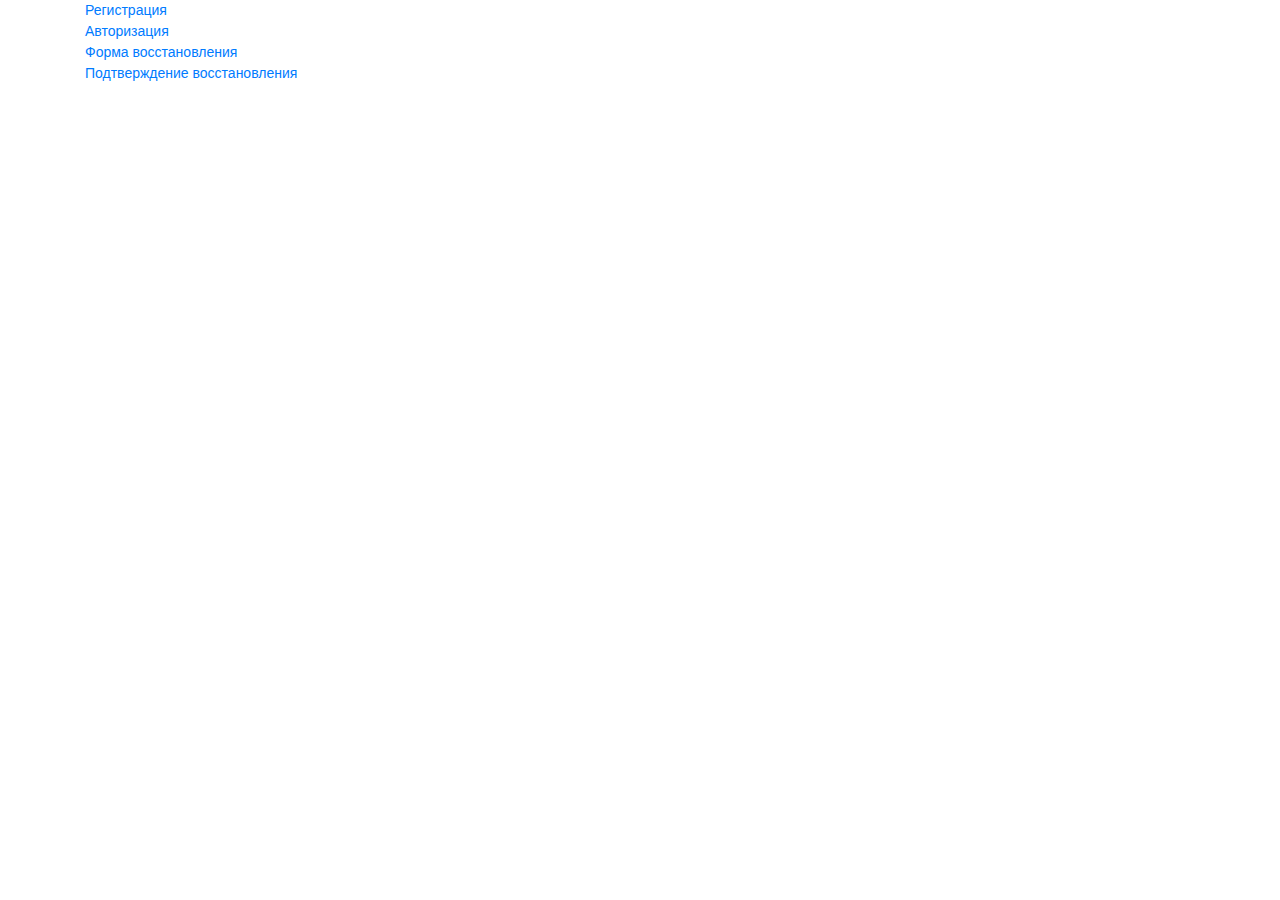
<file: index.html>
<!DOCTYPE html>
<html lang="en">
  <head>
    <meta charset="UTF-8" />
    <meta
      name="viewport"
      content="width=device-width, initial-scale=1, shrink-to-fit=no"
    />
    <title>IKON.</title>
    <link
      href="https://fonts.googleapis.com/css2?family=Montserrat:wght@100;300;400;500;600;700;800;900&display=swap"
      rel="stylesheet"
    />
    <link rel="stylesheet" href="css/style.css" />
    <link rel="stylesheet" href="libs/Bootstrap/css/bootstrap.min.css" />
  </head>
  <body>
    <div class="container">
      <ul>
        <li>
          <a href="pages/auth/register.html" target="_blank">Регистрация</a>
        </li>
        <li><a href="pages/auth/login.html" target="_blank">Авторизация</a></li>
        <li>
          <a href="pages/recovery/recoveryPassword.html" target="_blank"
            >Форма восстановления</a
          >
        </li>
        <li>
          <a href="pages/recovery/recoveryConfirmation.html" target="_blank"
            >Подтверждение восстановления</a
          >
        </li>
      </ul>
    </div>
    <!--          Восстановление пароля          -->
    <!--          Выбор действия          -->
    <!--          Продолжить или начать заново          -->
    <!--          Ввод имени получателя          -->
    <!--          Загрузка файлов          -->
    <!--          Фото          -->
    <!--          Видео          -->
    <!--          Аудио          -->
    <!--          Подтверждение сохранения          -->
    <!--          Готовое послание          -->
    <!--          Выбор даты          -->
    <!--          Выбор кулончика          -->
    <!--          Оплата          -->
    <!--          Доставка          -->
    <!--          Секретное слово          -->
    <!--          Успешное выполнение          -->
    <!--          Инструкция          -->
    <!--          Ввод имени          -->
    <!--          Личный кабинет          -->
    <!--          Подарок          -->
    <!--          Незавершенные заказы          -->
    <!--          Скрипты          -->
    <script src="js/script.js"></script>
    <script src="libs/jQuery/jquery-3.5.1.min.js"></script>
    <script src="libs/Bootstrap/js/bootstrap.min.js"></script>
  </body>
</html>
</file>
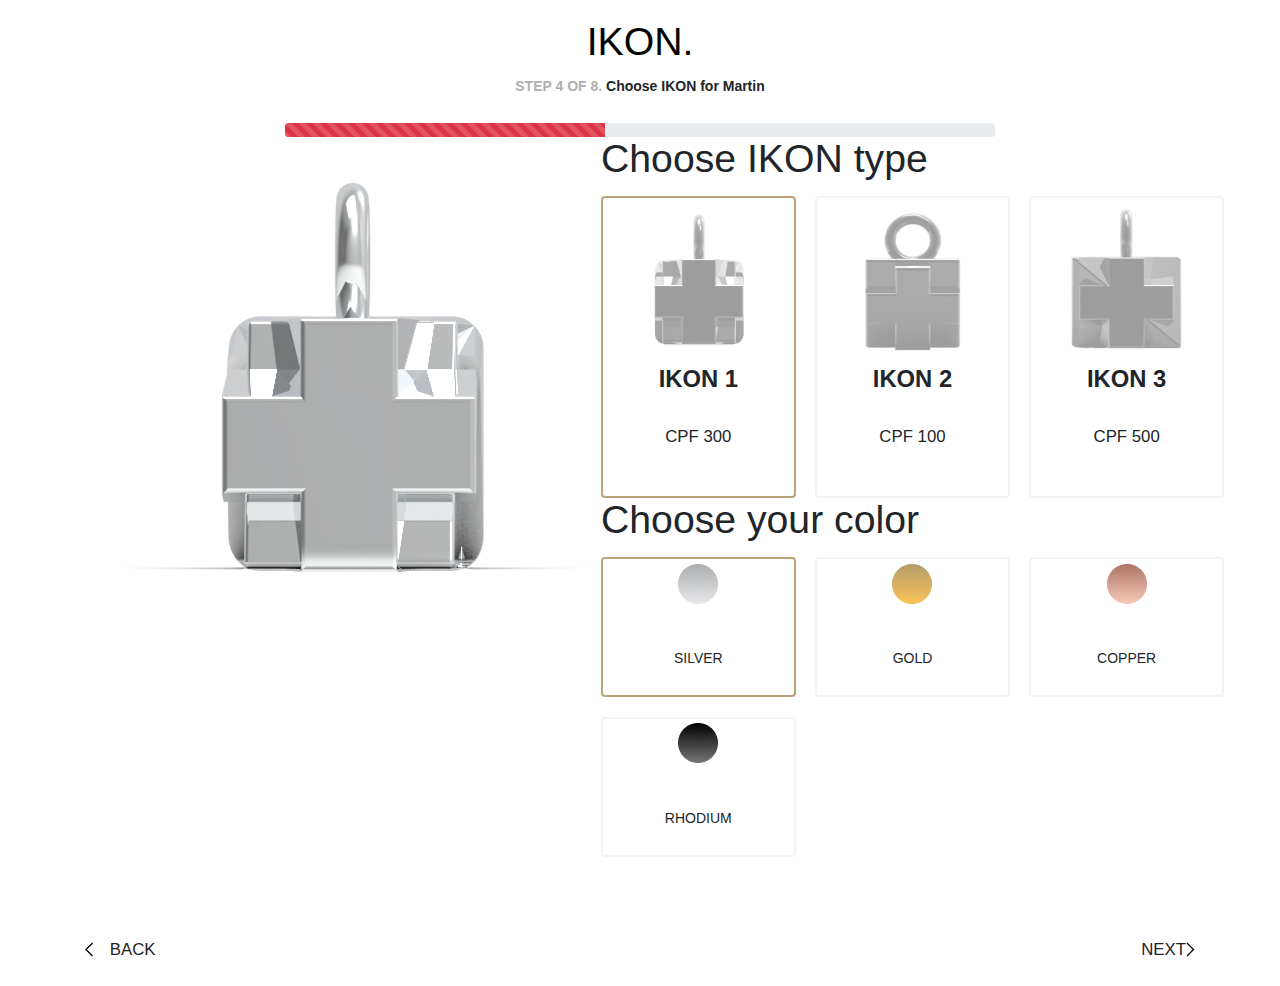
<file: pages/ikonSelect.html>
<!DOCTYPE html>
<html lang="en">
  <head>
    <meta charset="UTF-8" />
    <meta
      name="viewport"
      content="width=device-width, initial-scale=1, shrink-to-fit=no"
    />
    <title>IKON. - Select ikon</title>
    <link
      href="https://fonts.googleapis.com/css2?family=Montserrat:wght@400;600;700&display=swap"
      rel="stylesheet"
    />
    <link rel="stylesheet" href="../css/style.css" />
    <link rel="stylesheet" href="../libs/Bootstrap/css/bootstrap.min.css" />
  </head>
  <!--          Ikon select          -->
  <body>
    <div class="section">
      <div class="logo">
        <div class="container">
          <div class="row justify-content-center">
            <a href="../../index.html">IKON.</a>
          </div>
          <!--          Progress          -->
          <div class="container">
            <div class="row justify-content-center">
              <div class="col-sm-10 col-md-8 col-lg-8">
                <div class="step__progress">
                  <p><span>STEP 4 OF 8.</span> Choose IKON for Martin</p>
                  <div class="progress">
                    <div
                      class="progress-bar progress-bar-striped bg-danger"
                      role="progressbar"
                      style="width: 45%;"
                      aria-valuenow="100"
                      aria-valuemin="0"
                      aria-valuemax="100"
                    ></div>
                  </div>
                </div>
              </div>
            </div>
          </div>
          <div class="ikon">
            <div class="container">
              <div class="row">
                <div class="col-sm-10 col-md-8 col-lg-4">
                  <div class="ikon__list">
                    <div class="ikon__view" id="ikon__view">
                      <img src="../img/ikons/argentumIcons1.png" alt="Ikon" />
                    </div>
                    <div class="ikon__list-select">
                      <div class="ikon__type">
                        <p class="text-left">Choose IKON type</p>
                        <div class="ikon__type-list">
                          <div class="ikon__type-select active">
                            <img src="../img/ikons/type-1.png" alt="Ikon" />
                            <p>IKON 1</p>
                            <span>CPF 300</span>
                          </div>
                          <div class="ikon__type-select">
                            <img src="../img/ikons/type-2.png" alt="Ikon" />
                            <p>IKON 2</p>
                            <span>CPF 100</span>
                          </div>
                          <div class="ikon__type-select">
                            <img src="../img/ikons/type-3.png" alt="Ikon" />
                            <p>IKON 3</p>
                            <span>CPF 500</span>
                          </div>
                        </div>
                      </div>
                      <div class="ikon__color">
                        <p class="text-left">Choose your color</p>
                        <div class="ikon__color-list" id="ikon__color-list">
                          <div
                            class="ikon__color-select colorSilver active"
                            data-img-path="../img/ikons/argentumIcons1.png"
                          >
                            <img src="../img/ikons/silver.png" alt="Silver" />
                            <p>SILVER</p>
                          </div>
                          <div
                            class="ikon__color-select colorGold"
                            data-img-path="../img/ikons/goldIcons1.png"
                          >
                            <img src="../img/ikons/gold.png" alt="Gold" />
                            <p>GOLD</p>
                          </div>
                          <div
                            class="ikon__color-select colorCopper"
                            data-img-path="../img/ikons/pinkIcons1.png"
                          >
                            <img src="../img/ikons/copper.png" alt="Copper" />
                            <p>COPPER</p>
                          </div>
                          <div
                            class="ikon__color-select colorRhodium"
                            data-img-path="../img/ikons/blackIcons1.png"
                          >
                            <img src="../img/ikons/rhodium.png" alt="Rhodium" />
                            <p>RHODIUM</p>
                          </div>
                        </div>
                      </div>
                    </div>
                  </div>
                </div>
              </div>
            </div>
          </div>
        </div>
      </div>
      <!--          Back          -->
      <div class="container">
        <div class="nav__list">
          <div class="back">
            <img src="../img/svg/back.svg" alt="Back" />
            <a href="#">Back</a>
          </div>
          <div class="next">
            <a href="#">Next</a>
            <img src="../img/svg/next.svg" alt="Next" />
          </div>
        </div>
      </div>
    </div>
    <!--          Scripts          -->
    <script src="../libs/jQuery/jquery-3.5.1.min.js"></script>
    <script src="../js/script.js"></script>
    <script src="../libs/Bootstrap/js/bootstrap.min.js"></script>
  </body>
</html>
</file>
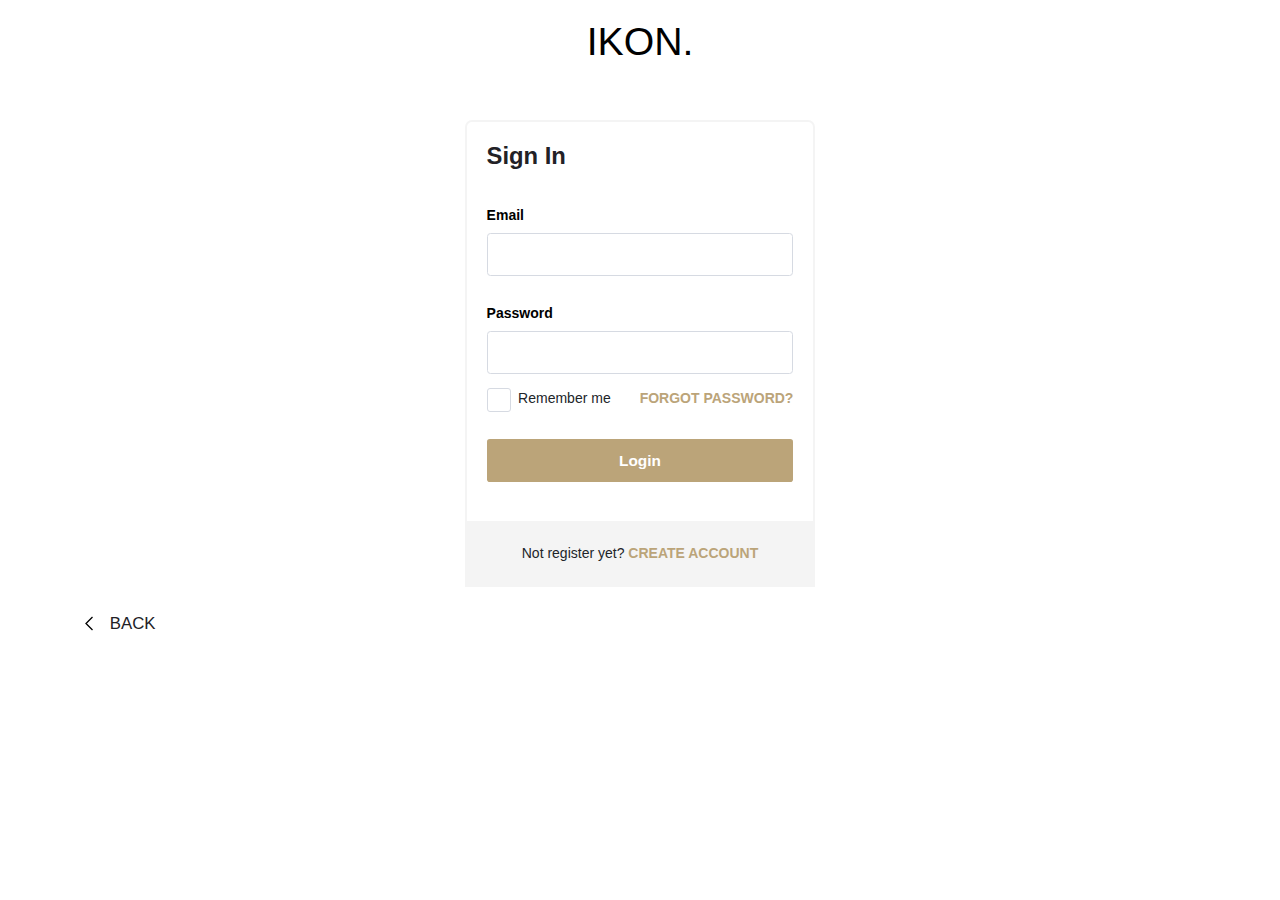
<file: pages/auth/login.html>
<!DOCTYPE html>
<html lang="en">
  <head>
    <meta charset="UTF-8" />
    <meta
      name="viewport"
      content="width=device-width, initial-scale=1, shrink-to-fit=no"
    />
    <title>IKON. - Login</title>
    <link
      href="https://fonts.googleapis.com/css2?family=Montserrat:wght@400;600;700&display=swap"
      rel="stylesheet"
    />
    <link rel="stylesheet" href="../../css/style.css" />
    <link rel="stylesheet" href="../../libs/Bootstrap/css/bootstrap.min.css" />
  </head>
  <!--          Login          -->
  <body>
    <div class="section">
      <div class="authorization__list">
        <div class="logo">
          <div class="container">
            <div class="row justify-content-center">
              <a href="../../index.html">IKON.</a>
            </div>
          </div>
        </div>
        <div class="auth__login">
          <div class="container">
            <div class="row justify-content-center">
              <div class="col-sm-10 col-md-8 col-lg-4">
                <div class="auth__form">
                  <p class="auth__form-title">Sign In</p>
                  <form>
                    <div class="form-group">
                      <label for="exampleInputEmail1">Email</label>
                      <input
                        type="email"
                        class="form-control form__group-email"
                        id="exampleInputEmail1"
                        aria-describedby="emailHelp"
                      />
                    </div>
                    <div class="form-group">
                      <label for="exampleInputPassword1">Password</label>
                      <input
                        type="password"
                        class="form-control form__group-password"
                        id="exampleInputPassword1"
                      />
                    </div>
                    <div class="form-check auth__login-check">
                      <input
                        type="checkbox"
                        class="form-check-input"
                        id="auth__form-remember"
                      />
                      <label class="form-check-label" for="auth__form-remember"
                        >Remember me
                      </label>
                      <a
                        href="../recovery/recoveryPassword.html"
                        class="auth__form-link form__check-link"
                      >
                        FORGOT PASSWORD?</a
                      >
                    </div>
                    <button type="button" class="auth__login-button button">
                      Login
                    </button>
                  </form>
                </div>
                <div class="auth__login-register">
                  <p>
                    Not register yet?
                    <a href="register.html" class="auth__form-link"
                      >CREATE ACCOUNT</a
                    >
                  </p>
                </div>
              </div>
            </div>
          </div>
        </div>
      </div>
      <!--          Back          -->
      <div class="container">
        <div class="back">
          <img src="../../img/svg/back.svg" alt="Back" />
          <a href="#">Back</a>
        </div>
      </div>
    </div>
    <!--          Scripts          -->
    <script src="../../libs/jQuery/jquery-3.5.1.min.js"></script>
    <script src="../../js/script.js"></script>
    <script src="../../libs/Bootstrap/js/bootstrap.min.js"></script>
  </body>
</html>
</file>
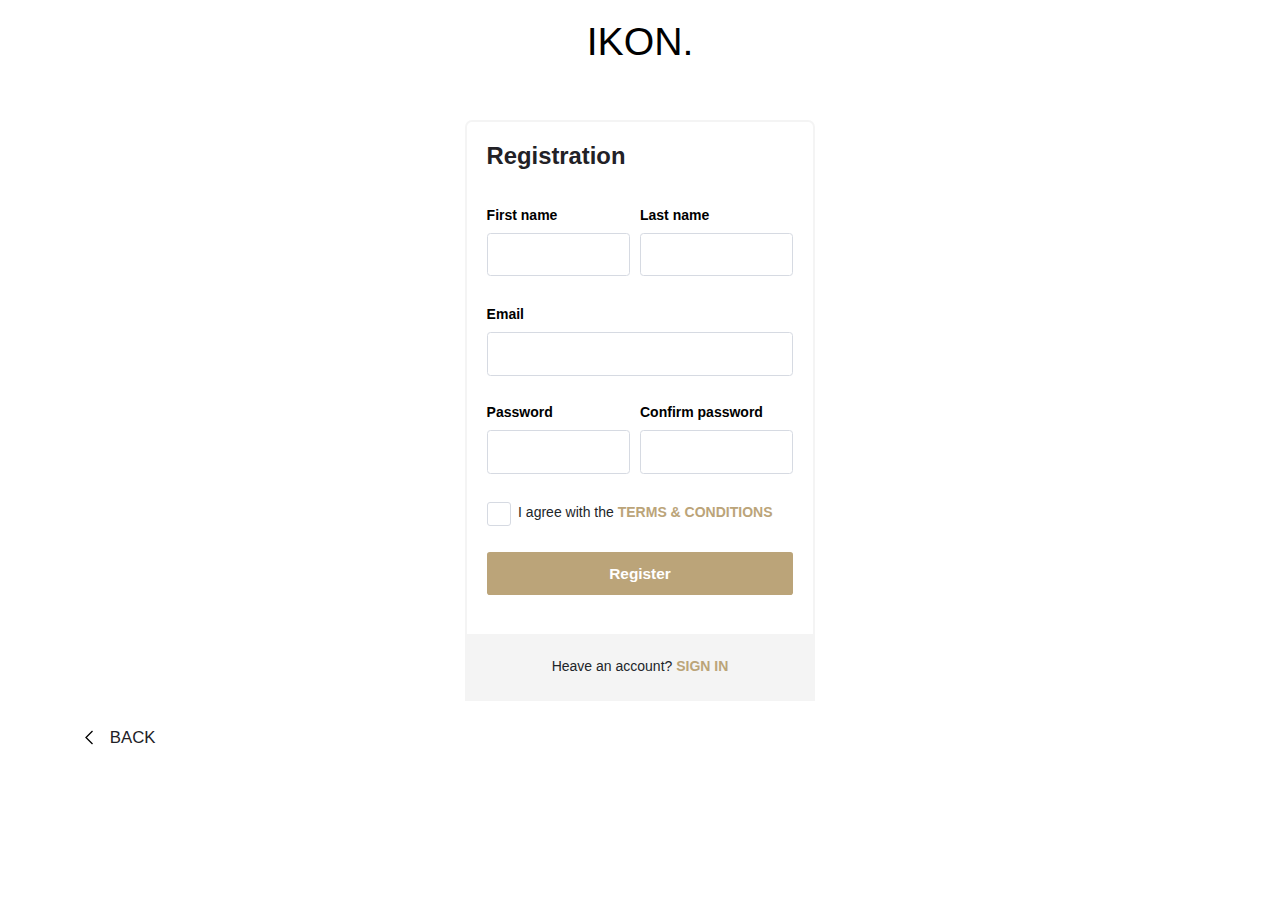
<file: pages/auth/register.html>
<!DOCTYPE html>
<html lang="en">
  <head>
    <meta charset="UTF-8" />
    <meta
      name="viewport"
      content="width=device-width, initial-scale=1, shrink-to-fit=no"
    />
    <title>IKON. - Registration</title>
    <link
      href="https://fonts.googleapis.com/css2?family=Montserrat:wght@400;600;700&display=swap"
      rel="stylesheet"
    />
    <link rel="stylesheet" href="../../css/style.css" />
    <link rel="stylesheet" href="../../libs/Bootstrap/css/bootstrap.min.css" />
  </head>
  <body>
    <!--          Register          -->
    <div class="auth__section">
      <div class="authorization__list">
        <div class="logo">
          <div class="container">
            <div class="row justify-content-center">
              <a href="../../index.html">IKON.</a>
            </div>
          </div>
        </div>
        <div class="auth__login">
          <div class="container">
            <div class="row justify-content-center">
              <div class="col-sm-10 col-md-8 col-lg-4">
                <div class="auth__form">
                  <p class="auth__form-title">Registration</p>
                  <form>
                    <div class="form-group auth__register-group">
                      <div class="form__group-firstName">
                        <label for="firstName">First name</label>
                        <input
                          type="text"
                          class="form-control"
                          id="firstName"
                        />
                      </div>
                      <div class="form__group-lastName">
                        <label for="lastName">Last name</label>
                        <input type="text" class="form-control" id="lastName" />
                      </div>
                    </div>
                    <div class="form-group">
                      <label for="exampleInputEmail1">Email</label>
                      <input
                        type="email"
                        class="form-control form__group-email"
                        id="exampleInputEmail1"
                        aria-describedby="emailHelp"
                      />
                    </div>
                    <div class="form-group auth__register-group">
                      <div class="form__group-password">
                        <label for="exampleInputPassword1">Password</label>
                        <input
                          type="password"
                          class="form-control form__group-password"
                          id="exampleInputPassword1"
                        />
                      </div>
                      <div class="form__group-confirmPassword">
                        <label for="confirmInputPassword1"
                          >Confirm password</label
                        >
                        <input
                          type="password"
                          class="form-control form__group-password"
                          id="confirmInputPassword1"
                        />
                      </div>
                    </div>
                    <div class="form-check auth__register-check">
                      <input
                        type="checkbox"
                        class="form-check-input"
                        id="auth__form-remember"
                      />
                      <label class="form-check-label" for="auth__form-remember"
                        >I agree with the
                      </label>
                      <a
                        href="../recovery/recoveryPassword.html"
                        class="auth__form-link register__check-link"
                      >
                        TERMS & CONDITIONS</a
                      >
                    </div>
                    <button type="button" class="auth__login-button button">
                      Register
                    </button>
                  </form>
                </div>
                <div class="auth__login-register">
                  <p>
                    Heave an account?
                    <a href="login.html" class="auth__form-link">SIGN IN</a>
                  </p>
                </div>
              </div>
            </div>
          </div>
        </div>
      </div>
      <!--          Back          -->
      <div class="container">
        <div class="back">
          <img src="../../img/svg/back.svg" alt="Back" />
          <a href="#">Back</a>
        </div>
      </div>
    </div>
    <!--          Scripts          -->
    <script src="../../libs/jQuery/jquery-3.5.1.min.js"></script>
    <script src="../../js/script.js"></script>
    <script src="../../libs/Bootstrap/js/bootstrap.min.js"></script>
  </body>
</html>
</file>
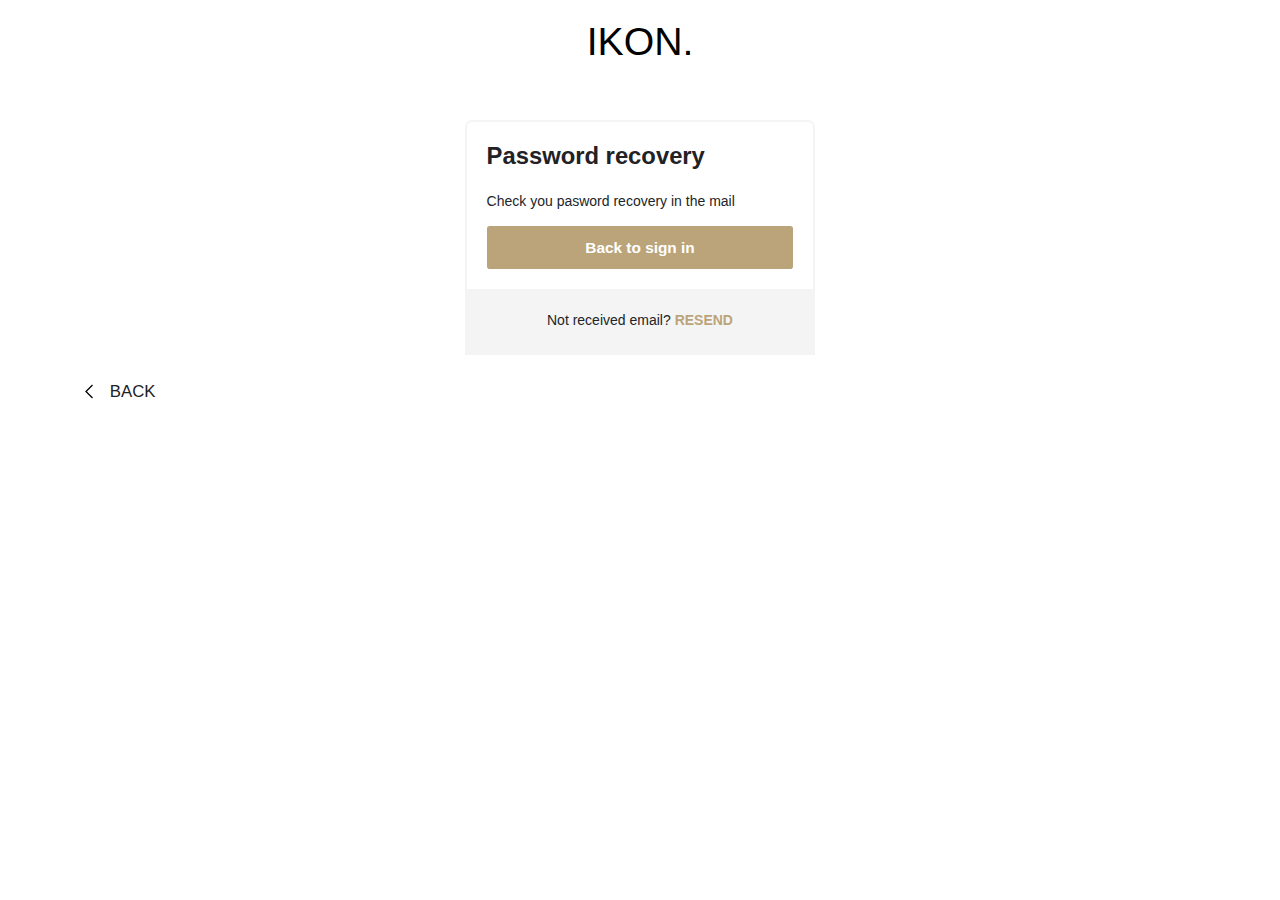
<file: pages/recovery/recoveryConfirmation.html>
<!DOCTYPE html>
<html lang="en">
  <head>
    <meta charset="UTF-8" />
    <meta
      name="viewport"
      content="width=device-width, initial-scale=1, shrink-to-fit=no"
    />
    <title>IKON. - Password confirmation</title>
    <link
      href="https://fonts.googleapis.com/css2?family=Montserrat:wght@400;600;700&display=swap"
      rel="stylesheet"
    />
    <link rel="stylesheet" href="../../css/style.css" />
    <link rel="stylesheet" href="../../libs/Bootstrap/css/bootstrap.min.css" />
  </head>
  <body>
    <!--          Password recovery          -->
    <div class="section">
      <div class="recovery__list">
        <div class="logo">
          <div class="container">
            <div class="row justify-content-center">
              <a href="../../index.html">IKON.</a>
            </div>
          </div>
        </div>
        <div class="recovery__password">
          <div class="container">
            <div class="row justify-content-center">
              <div class="col-sm-10 col-md-8 col-lg-4">
                <div class="recovery__form">
                  <p class="recovery__form-title">Password recovery</p>
                  <form>
                    <p>Check you pasword recovery in the mail</p>
                    <button type="button" class="recovery__form-button button">
                      Back to sign in
                    </button>
                  </form>
                </div>
                <div class="auth__login-register">
                  <p>
                    Not received email?
                    <a href="register.html" class="auth__form-link">RESEND</a>
                  </p>
                </div>
              </div>
            </div>
          </div>
        </div>
      </div>

      <!--          Back          -->
      <div class="container">
        <div class="back">
          <img src="../../img/svg/back.svg" alt="Back" />
          <a href="#">Back</a>
        </div>
      </div>
    </div>
    <!--          Scripts          -->
    <script src="../../libs/jQuery/jquery-3.5.1.min.js"></script>
    <script src="../../js/script.js"></script>
    <script src="../../libs/Bootstrap/js/bootstrap.min.js"></script>
  </body>
</html>
</file>
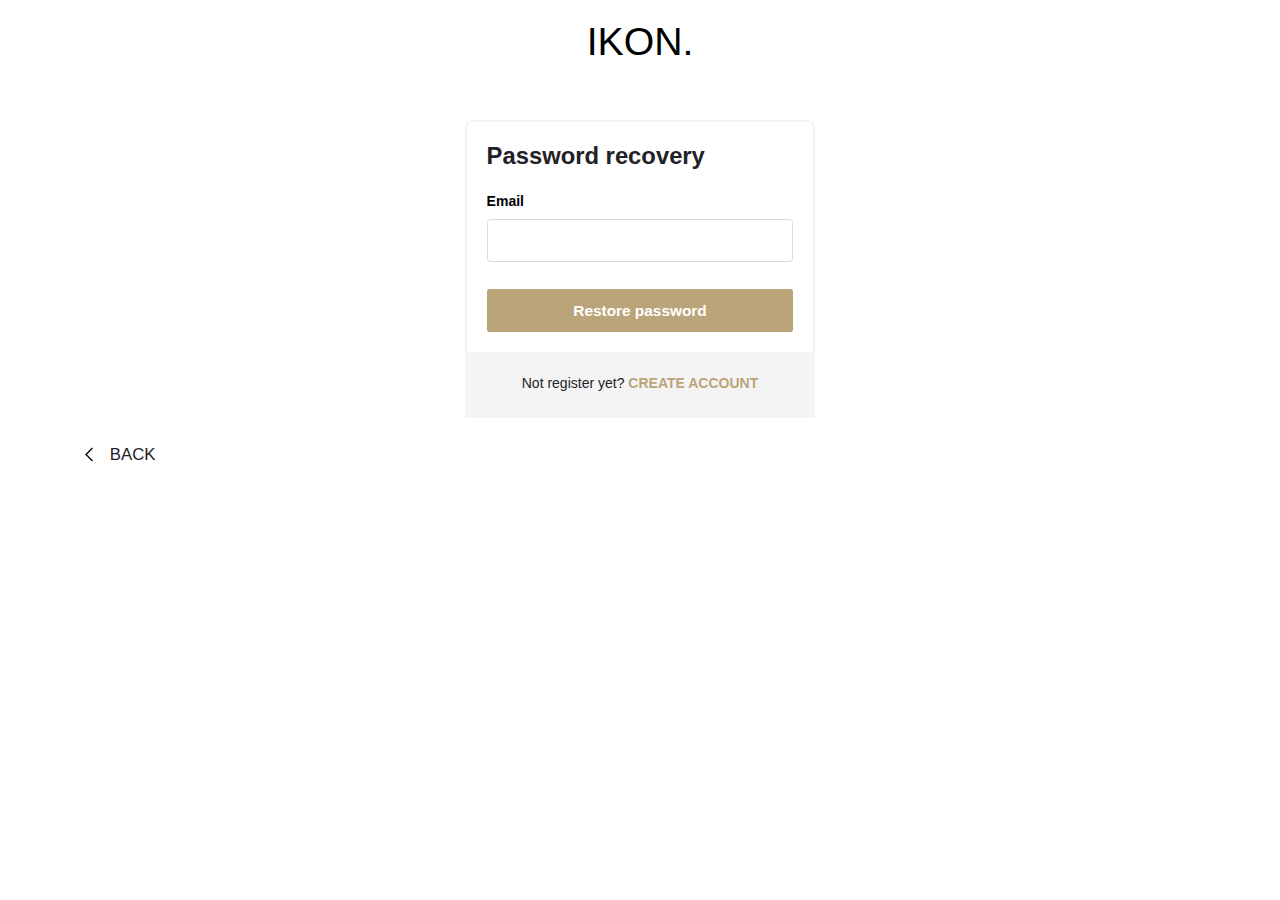
<file: pages/recovery/recoveryPassword.html>
<!DOCTYPE html>
<html lang="en">
  <head>
    <meta charset="UTF-8" />
    <meta
      name="viewport"
      content="width=device-width, initial-scale=1, shrink-to-fit=no"
    />
    <title>IKON. - Password recovery</title>
    <link
      href="https://fonts.googleapis.com/css2?family=Montserrat:wght@400;600;700&display=swap"
      rel="stylesheet"
    />
    <link rel="stylesheet" href="../../css/style.css" />
    <link rel="stylesheet" href="../../libs/Bootstrap/css/bootstrap.min.css" />
  </head>
  <body>
    <!--          Password recovery          -->
    <div class="section">
      <div class="recovery__list">
        <div class="logo">
          <div class="container">
            <div class="row justify-content-center">
              <a href="../../index.html">IKON.</a>
            </div>
          </div>
        </div>
        <div class="recovery__password">
          <div class="container">
            <div class="row justify-content-center">
              <div class="col-sm-10 col-md-8 col-lg-4">
                <div class="recovery__form">
                  <p class="recovery__form-title">Password recovery</p>
                  <form>
                    <div class="form-group">
                      <label for="exampleInputEmail1">Email</label>
                      <input
                        type="email"
                        class="form-control form__group-email"
                        id="exampleInputEmail1"
                        aria-describedby="emailHelp"
                      />
                    </div>
                    <button type="button" class="recovery__form-button button">
                      Restore password
                    </button>
                  </form>
                </div>
                <div class="auth__login-register">
                  <p>
                    Not register yet?
                    <a href="../auth/register.html" class="auth__form-link"
                      >CREATE ACCOUNT</a
                    >
                  </p>
                </div>
              </div>
            </div>
          </div>
        </div>
      </div>
      <!--          Back          -->
      <div class="container">
        <div class="back">
          <img src="../../img/svg/back.svg" alt="Back" />
          <a href="#">Back</a>
        </div>
      </div>
    </div>
    <!--          Scripts          -->
    <script src="../../libs/jQuery/jquery-3.5.1.min.js"></script>
    <script src="../../js/script.js"></script>
    <script src="../../libs/Bootstrap/js/bootstrap.min.js"></script>
  </body>
</html>
</file>
<file: css/style.css>
html {
  -webkit-box-sizing: border-box;
  box-sizing: border-box;
  font-size: 14px; }

*,
*::before,
*::after {
  -webkit-box-sizing: inherit;
  box-sizing: inherit; }

body {
  font-family: "Montserrat", sans-serif;
  font-size: 14px;
  min-width: 300px;
  color: #222126; }

.container {
  padding: 0 20px;
  margin: 0 auto; }

a {
  display: inline-block;
  text-decoration: none; }

ul,
li {
  list-style-type: none;
  margin: 0;
  padding: 0; }

.logo {
  display: -webkit-box;
  display: -ms-flexbox;
  display: flex;
  -webkit-box-pack: center;
  -ms-flex-pack: center;
  justify-content: center;
  text-align: center;
  padding: 0.7rem 0;
  font-size: 2.8rem;
  line-height: 3.2rem; }
  .logo a {
    color: #000; }
    .logo a:hover {
      color: #000;
      text-decoration: none;
      border-bottom: none; }

.button {
  border: none;
  background-color: #bba479;
  border-radius: 0.2rem;
  color: #fff;
  padding: 10px;
  font-weight: 600;
  font-size: 1.1rem; }
  .button:hover {
    background-color: #a68f65;
    -webkit-transition: 0.2s;
    -o-transition: 0.2s;
    transition: 0.2s; }

.nav__list {
  display: -webkit-box;
  display: -ms-flexbox;
  display: flex;
  -webkit-box-pack: justify;
  -ms-flex-pack: justify;
  justify-content: space-between; }

.back {
  display: -webkit-box;
  display: -ms-flexbox;
  display: flex;
  -webkit-box-align: center;
  -ms-flex-align: center;
  align-items: center;
  text-transform: uppercase;
  padding: 1.7rem 0; }
  .back a {
    color: #222126;
    font-size: 1.2rem;
    padding-left: 1.2rem; }
    .back a:hover {
      color: #222126;
      text-decoration: none;
      border-bottom: none; }

.next {
  display: -webkit-box;
  display: -ms-flexbox;
  display: flex;
  -webkit-box-align: center;
  -ms-flex-align: center;
  align-items: center;
  text-transform: uppercase;
  padding: 1.7rem 0rem; }
  .next a {
    color: #222126;
    font-size: 1.2rem;
    padding-left: 1.2rem; }
    .next a:hover {
      color: #222126;
      text-decoration: none;
      border-bottom: none; }

.form-check-input {
  display: none; }
  .form-check-input:checked + .form-check-label:before {
    background-color: #bba479;
    border: none; }
  .form-check-input:checked + .form-check-label:after {
    opacity: 1; }

.form-check-label {
  padding-left: 1rem;
  cursor: pointer; }
  .form-check-label::before {
    content: "";
    display: block;
    width: 24px;
    height: 24px;
    border: 1px solid #d6dae2;
    position: absolute;
    top: 0;
    left: 0;
    cursor: pointer;
    z-index: 1;
    border-radius: 3px; }
  .form-check-label::after {
    content: "";
    display: block;
    width: 24px;
    height: 24px;
    background: url(../img/svg/check.svg) no-repeat;
    background-size: 24px 24px;
    position: absolute;
    top: 0;
    left: 0;
    opacity: 0;
    z-index: 2; }

.step__progress {
  font-size: 1rem;
  font-weight: 700; }
  .step__progress span {
    color: #afafaf; }

.auth__login-button {
  width: 100%;
  margin: 2.1rem 0 1.4rem; }

.auth__login-register {
  background-color: #f4f4f4;
  text-align: center;
  padding: 0.7rem 0; }
  .auth__login-register p {
    padding-top: 0.7rem; }

.auth__login-check {
  display: -webkit-box;
  display: -ms-flexbox;
  display: flex;
  -webkit-box-orient: vertical;
  -webkit-box-direction: normal;
  -ms-flex-direction: column;
  flex-direction: column; }

.auth__form {
  border: 2px solid #f4f4f4;
  border-radius: 0.5rem 0.5rem 0 0;
  padding: 1.4rem; }
  .auth__form-link {
    color: #bba479;
    font-weight: bold; }
    .auth__form-link:hover {
      color: #a68f65; }
  .auth__form-title {
    color: #222126;
    font-weight: 600;
    padding-bottom: 0.5rem;
    font-size: 1.7rem;
    line-height: 2rem; }
  .auth__form input {
    height: 3.1rem;
    border-color: #d6dae2; }

.form-group label {
  font-weight: 600;
  color: #000; }

.form__check-link {
  padding-left: 1rem; }

.register__check-link {
  padding-left: 1rem; }

.form-control {
  margin-bottom: 1rem; }

.auth__register-group {
  display: -webkit-box;
  display: -ms-flexbox;
  display: flex; }

.form__group-firstName {
  padding-right: 10px;
  width: 50%; }

.form__group-lastName {
  width: 50%; }

.form__group-password {
  padding-right: 10px;
  width: 50%; }

.form__group-confirmPassword {
  width: 50%; }

.password__recovery {
  border: 2px solid #f4f4f4;
  border-radius: 0.5rem 0.5rem 0 0;
  padding: 1.4rem; }

.recovery__form {
  border: 2px solid #f4f4f4;
  border-radius: 0.5rem 0.5rem 0 0;
  padding: 1.4rem; }
  .recovery__form-link {
    color: #bba479;
    font-weight: bold; }
    .recovery__form-link:hover {
      color: #a68f65; }
  .recovery__form-title {
    color: #222126;
    font-weight: 600;
    padding-bottom: 0.5rem;
    font-size: 1.7rem;
    line-height: 2rem; }
  .recovery__form input {
    height: 3.1rem;
    border-color: #d6dae2; }
  .recovery__form-button {
    width: 100%;
    margin: 0; }

.ikon__list {
  display: -webkit-box;
  display: -ms-flexbox;
  display: flex; }

.ikon__type-list {
  display: -webkit-box;
  display: -ms-flexbox;
  display: flex; }

.ikon__type-select {
  border: 2px solid #f4f4f4;
  border-radius: 4px;
  margin-right: 1.4rem;
  width: 13.9rem;
  height: 21.6rem;
  cursor: pointer; }
  .ikon__type-select img {
    width: 12.5rem;
    height: 11.9rem; }
  .ikon__type-select p {
    font-weight: 700;
    font-size: 1.7rem;
    line-height: 2rem; }
  .ikon__type-select span {
    font-size: 1.2rem; }

.ikon__color-list {
  display: -webkit-box;
  display: -ms-flexbox;
  display: flex;
  -ms-flex-wrap: wrap;
  flex-wrap: wrap; }

.ikon__color-select {
  border: 2px solid #f4f4f4;
  border-radius: 4px;
  margin-right: 1.4rem;
  width: 13.9rem;
  height: 10rem;
  position: relative;
  cursor: pointer; }
  .ikon__color-select:last-child {
    margin-top: 1.4rem; }
  .ikon__color-select p {
    font-size: 1rem;
    font-weight: 400;
    position: absolute;
    bottom: 0;
    left: 0;
    right: 0; }

.active {
  border: 2px solid #bba479; }

@media (min-width: 372px) {
  .register__check-link {
    padding-left: 0; } }

@media (min-width: 576px) {
  .logo {
    padding: 1.4rem 0; }
  .auth__login-check {
    -webkit-box-orient: inherit;
    -webkit-box-direction: inherit;
    -ms-flex-direction: inherit;
    flex-direction: inherit;
    -webkit-box-align: center;
    -ms-flex-align: center;
    align-items: center;
    -webkit-box-pack: justify;
    -ms-flex-pack: justify;
    justify-content: space-between; } }

@media (min-width: 768px) {
  .logo {
    padding: 1.4rem 0 4rem; }
  .auth__form-title {
    padding-bottom: 1.5rem; }
  .form__group-email {
    margin-bottom: 1.9rem; } }

@media (min-width: 1326px) and (min-height: 668px) {
  .section {
    min-height: 100vh;
    display: -webkit-box;
    display: -ms-flexbox;
    display: flex;
    -webkit-box-orient: vertical;
    -webkit-box-direction: normal;
    -ms-flex-direction: column;
    flex-direction: column;
    -ms-flex-pack: distribute;
    justify-content: space-around; } }
</file>
